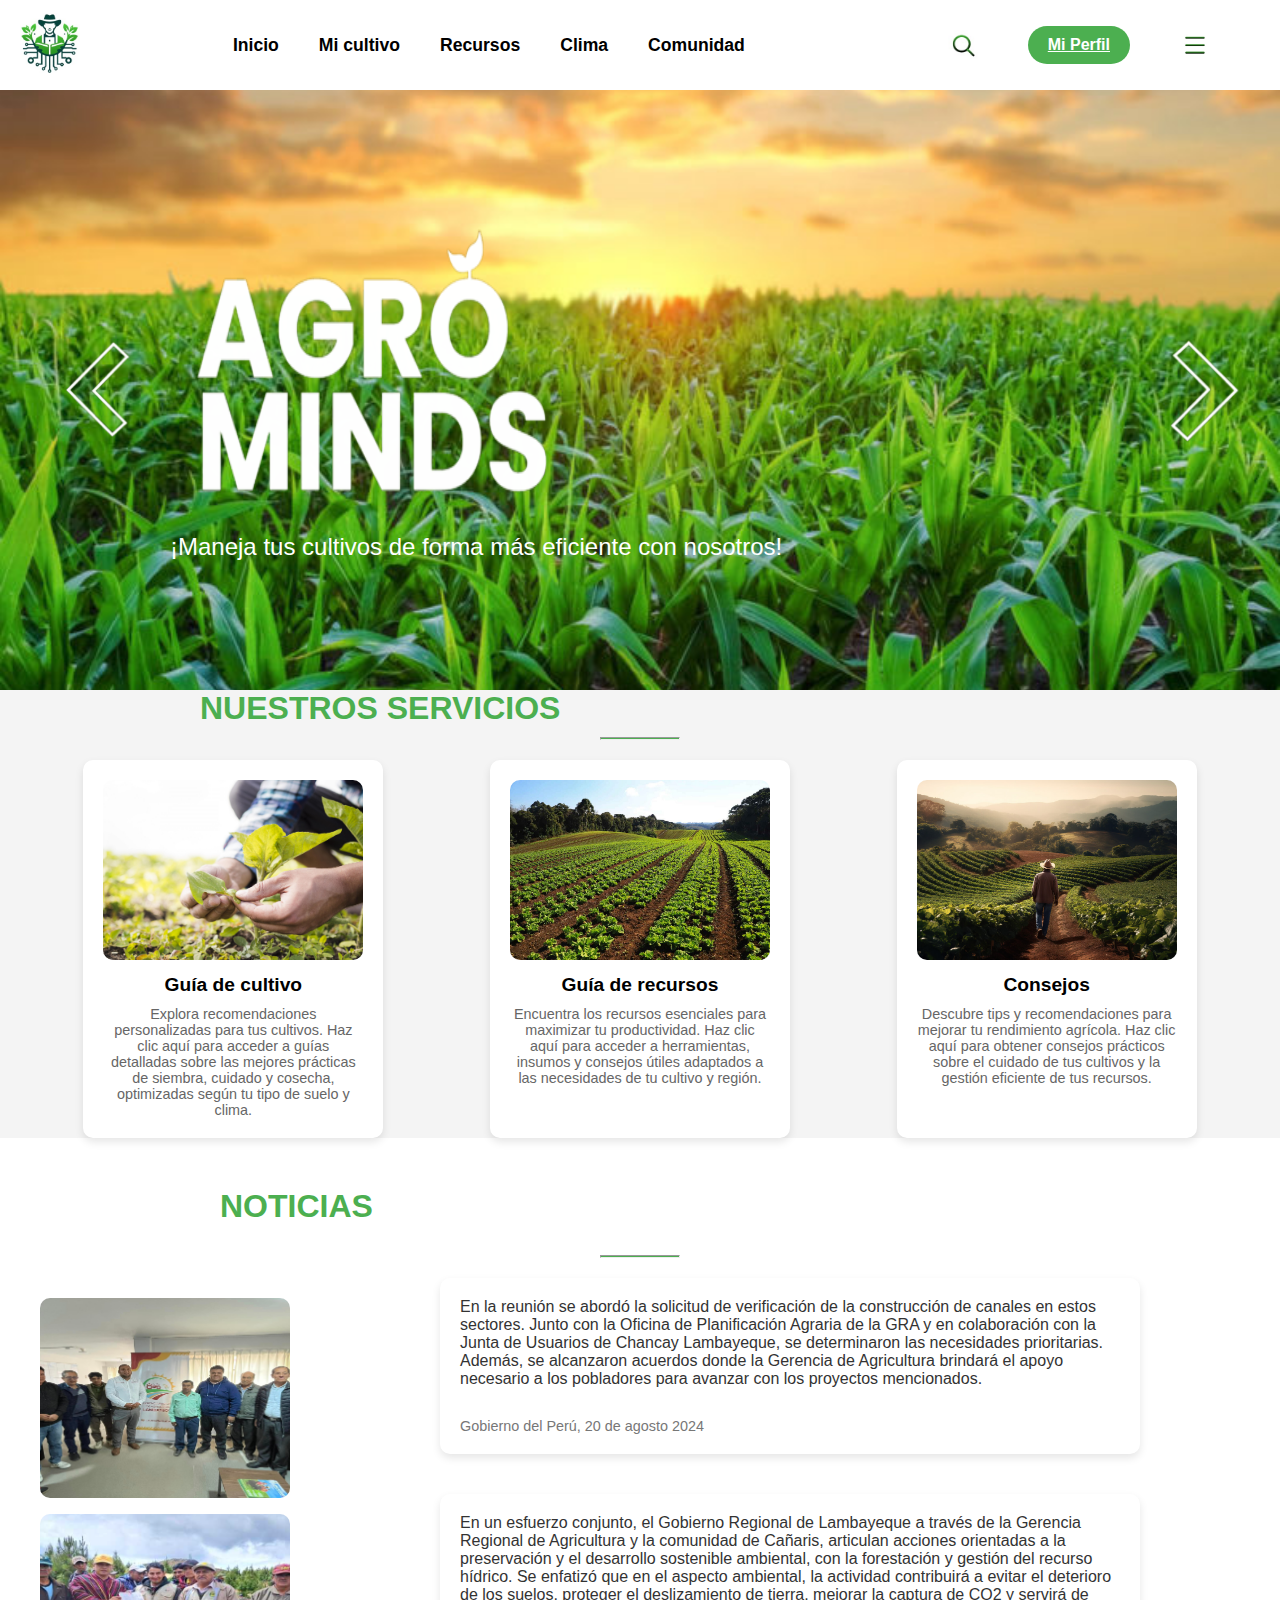
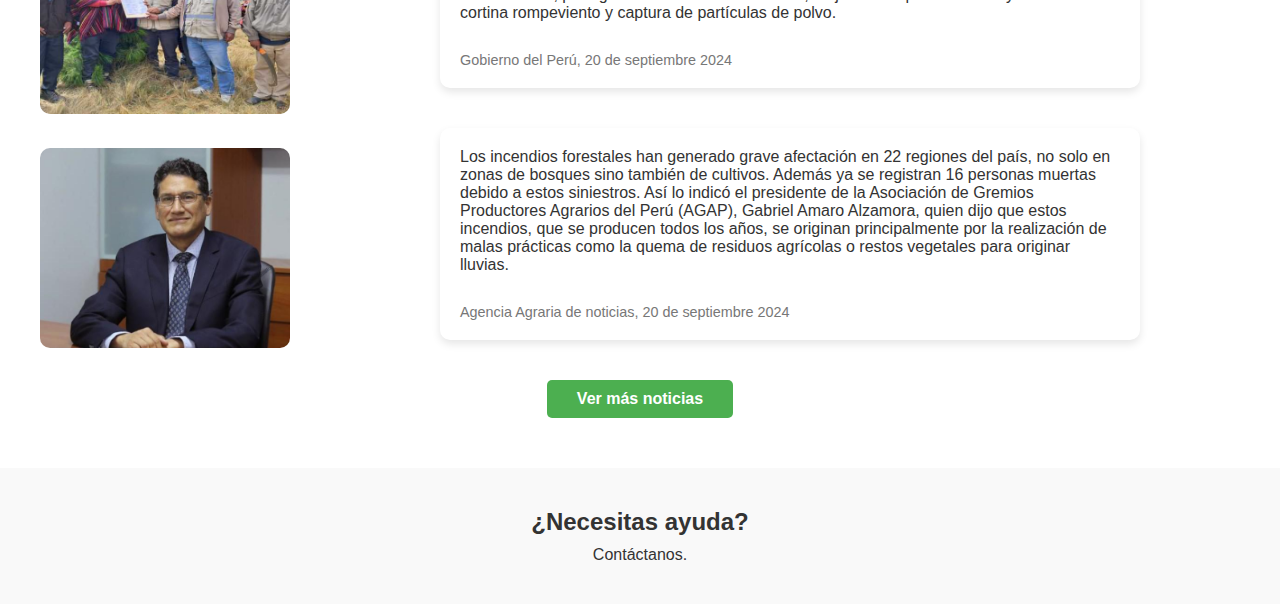
<file: index.html>
<!DOCTYPE html>
<html>
  <head>
    <meta charset="utf-8" />
    <meta name="viewport" content="width=device-width" />
    <title>AgroMinds Landing Page</title>
    <link href="servicios.css" rel="stylesheet" type="text/css" />
  </head>

  <body>
    <!--Menu horizontal--><!--HOLIS-->
    <div id="navbar-container"></div>
    <section class="adn-upc-section-servicios">
      <div class="left-content">
        <div class="arrow-left">
          <img
            src="IMG/flechaizquierda.png"
            alt="Left Arrow"
            class="arrow-icon"
          />
        </div>
        <div class="content-adn-servicios">
          <a href="#" class="logo">
            <img
              height="60"
              width="60"
              src="IMG/tituloagro.png"
              alt="AgroMinds Titulo"
            />
          </a>
          <p class="subtitle">
            ¡Maneja tus cultivos de forma más eficiente con nosotros!
          </p>
        </div>
      </div>
      <div class="arrow-right">
        <img src="IMG/felchaderecha.png" alt="Right Arrow" class="arrow-icon" />
      </div>
    </section>
    <!-- Sección Servicios -->
    <section id="services" class="services-section">
      <h2>NUESTROS SERVICIOS</h2>
      <hr class="section-line" />
      <div class="services-container">
        <div class="service-card">
          <img src="IMG/imagen1.png" alt="Guía de cultivo" />
          <h3>Guía de cultivo</h3>
          <p>
            Explora recomendaciones personalizadas para tus cultivos. Haz clic
            aquí para acceder a guías detalladas sobre las mejores prácticas de
            siembra, cuidado y cosecha, optimizadas según tu tipo de suelo y
            clima.
          </p>
        </div>
        <div class="service-card">
          <img src="IMG/imagen2.png" alt="Guía de recursos" />
          <h3>Guía de recursos</h3>
          <p>
            Encuentra los recursos esenciales para maximizar tu productividad.
            Haz clic aquí para acceder a herramientas, insumos y consejos útiles
            adaptados a las necesidades de tu cultivo y región.
          </p>
        </div>
        <div class="service-card">
          <img src="IMG/imagen3.png" alt="Consejos" />
          <h3>Consejos</h3>
          <p>
            Descubre tips y recomendaciones para mejorar tu rendimiento
            agrícola. Haz clic aquí para obtener consejos prácticos sobre el
            cuidado de tus cultivos y la gestión eficiente de tus recursos.
          </p>
        </div>
      </div>
    </section>

    <!-- Sección Noticias -->
    <section id="news" class="news-section">
      <h2>NOTICIAS</h2>
      <hr class="section-line" />
      <div class="news-container">
        <div class="news-card news-row">
          <img src="IMG/noticia1.png" alt="Noticia 1" />
          <p>
            En la reunión se abordó la solicitud de verificación de la
            construcción de canales en estos sectores. Junto con la Oficina de
            Planificación Agraria de la GRA y en colaboración con la Junta de
            Usuarios de Chancay Lambayeque, se determinaron las necesidades
            prioritarias. Además, se alcanzaron acuerdos donde la Gerencia de
            Agricultura brindará el apoyo necesario a los pobladores para
            avanzar con los proyectos mencionados.
          </p>
          <p class="news-date">Gobierno del Perú, 20 de agosto 2024</p>
        </div>
        <div class="news-card news-row">
          <p>
            En un esfuerzo conjunto, el Gobierno Regional de Lambayeque a través
            de la Gerencia Regional de Agricultura y la comunidad de Cañaris,
            articulan acciones orientadas a la preservación y el desarrollo
            sostenible ambiental, con la forestación y gestión del recurso
            hídrico. Se enfatizó que en el aspecto ambiental, la actividad
            contribuirá a evitar el deterioro de los suelos, proteger el
            deslizamiento de tierra, mejorar la captura de CO2 y servirá de
            cortina rompeviento y captura de partículas de polvo.
          </p>
          <img src="IMG/noticia2.png" alt="Noticia 2" />
          <p class="news-date">Gobierno del Perú, 20 de septiembre 2024</p>
        </div>
        <div class="news-card news-row">
          <img src="IMG/noticia3.png" alt="Noticia 3" />
          <p>
            Los incendios forestales han generado grave afectación en 22
            regiones del país, no solo en zonas de bosques sino también de
            cultivos. Además ya se registran 16 personas muertas debido a estos
            siniestros. Así lo indicó el presidente de la Asociación de Gremios
            Productores Agrarios del Perú (AGAP), Gabriel Amaro Alzamora, quien
            dijo que estos incendios, que se producen todos los años, se
            originan principalmente por la realización de malas prácticas como
            la quema de residuos agrícolas o restos vegetales para originar
            lluvias.
          </p>
          <p class="news-date">
            Agencia Agraria de noticias, 20 de septiembre 2024
          </p>
        </div>
      </div>
      <button class="btn-view-more">Ver más noticias</button>
    </section>

    <!-- Necesitas aiuda -->
    <section id="contact" class="contact-section">
      <h2>¿Necesitas ayuda?</h2>
      <p>Contáctanos.</p>
    </section>
    <script>
      // Load the navigation bar
      fetch("menu.html")
        .then((response) => response.text())
        .then((data) => {
          document.getElementById("navbar-container").innerHTML = data;
          // Add event listeners for the menu toggle after loading
          const menuToggle = document.getElementById("menuToggle");
          const verticalMenu = document.getElementById("verticalMenu");

          menuToggle.addEventListener("click", () => {
            verticalMenu.style.display =
              verticalMenu.style.display === "block" ? "none" : "block";
          });
        })
        .catch((error) => console.error("Error loading navbar:", error));
    </script>
  </body>
</html>
</file>
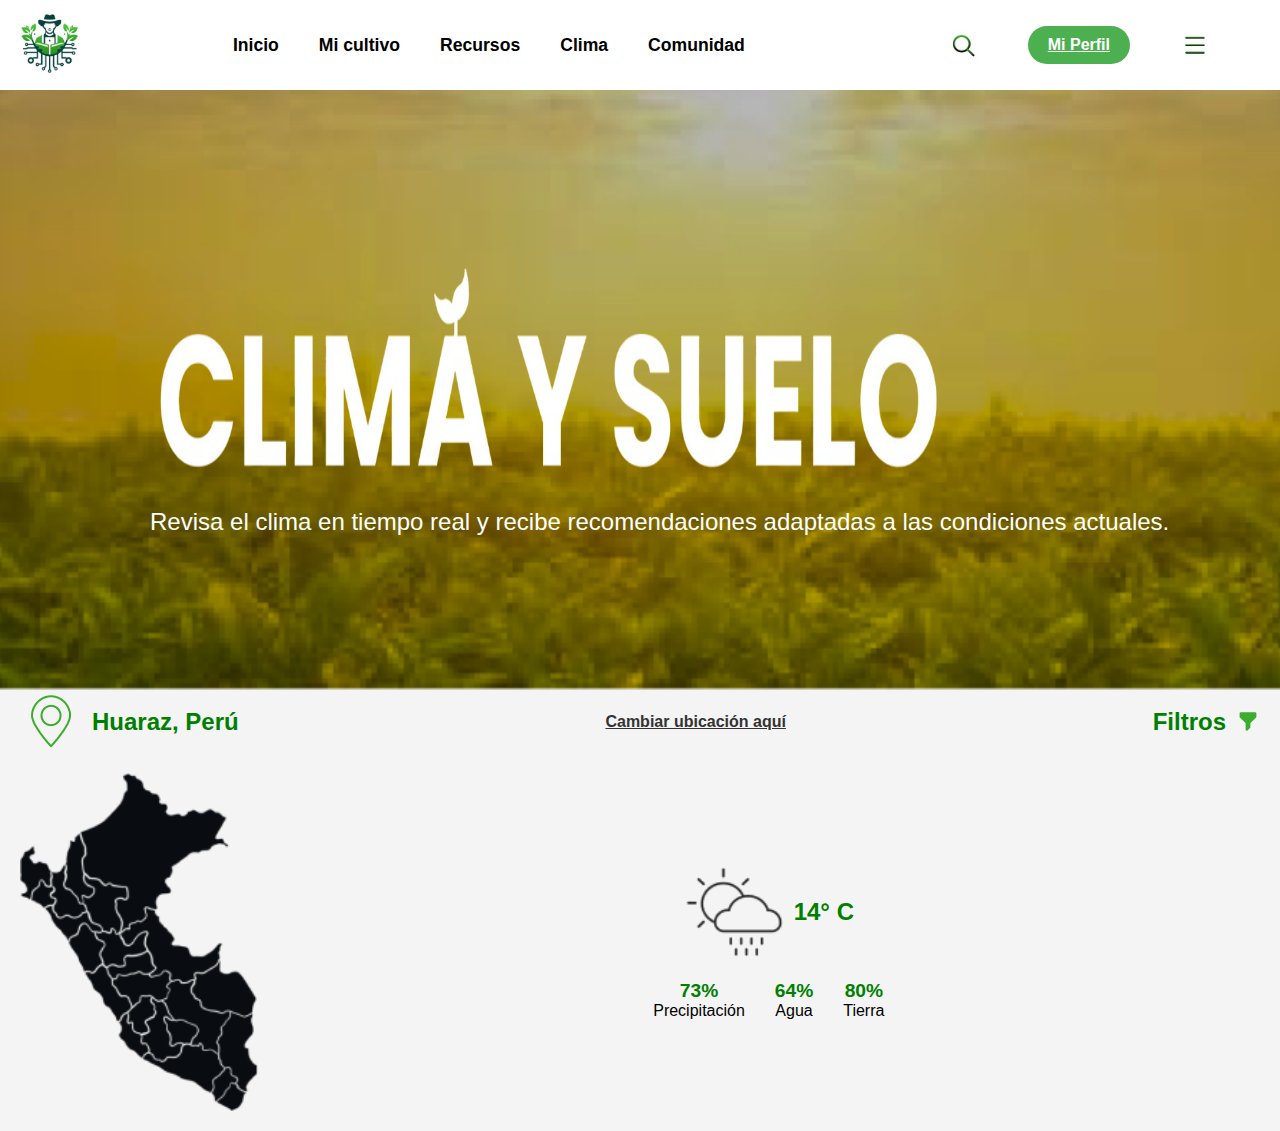
<file: clima.html>
<!DOCTYPE html>
<html>
  <head>
    <meta charset="utf-8" />
    <meta name="viewport" content="width=device-width" />
    <title>AgroMinds Landing Page</title>
    <link href="clima.css" rel="stylesheet" type="text/css" />
  </head>

  <body>
    <!--Menu-->
    <div id="navbar-container"></div>
    <section class="adn-upc-section-clima">
      <div class="content-adn-clima">
        <a href="#" class="logo">
          <img
            height="60"
            width="60"
            src="IMG/climatitulo.png"
            alt="AgroMinds Titulo"
          />
        </a>
        <p class="subtitle">
          Revisa el clima en tiempo real y recibe recomendaciones adaptadas a
          las condiciones actuales.
        </p>
      </div>
    </section>
    <section class="contenedor">
      <div class="section-inline">
        <div class="left-group">
          <img src="IMG/señal.png" alt="Imagen1" />
          <span class="text-green-large">Huaraz, Perú</span>
        </div>
        <span class="text-bold-underline">Cambiar ubicación aquí</span>
        <div class="right-group">
          <span class="text-green-large">Filtros</span>
          <img src="IMG/filtro.png" alt="Imagen2" />
        </div>
      </div>
    </section>

    <div class="container">
      <img src="IMG/mapa.png" alt="Mapa" class="mapa" />
      <section class="clima-section">
        <div class="clima-row">
          <img src="IMG/clima.png" alt="Clima" class="clima" />
          <div class="temperatura" style="color: green">14° C</div>
        </div>
        <div class="info-row">
          <div class="info-item">
            <div class="info-value">73%</div>
            <div class="info-label">Precipitación</div>
          </div>
          <div class="info-item">
            <div class="info-value">64%</div>
            <div class="info-label">Agua</div>
          </div>
          <div class="info-item">
            <div class="info-value">80%</div>
            <div class="info-label">Tierra</div>
          </div>
        </div>
      </section>
    </div>
  </body>
  <script>
    // Load the navigation bar
    fetch("menu.html")
      .then((response) => response.text())
      .then((data) => {
        document.getElementById("navbar-container").innerHTML = data;
        // Add event listeners for the menu toggle after loading
        const menuToggle = document.getElementById("menuToggle");
        const verticalMenu = document.getElementById("verticalMenu");

        menuToggle.addEventListener("click", () => {
          verticalMenu.style.display =
            verticalMenu.style.display === "block" ? "none" : "block";
        });
      })
      .catch((error) => console.error("Error loading navbar:", error));
  </script>
</html>
</file>
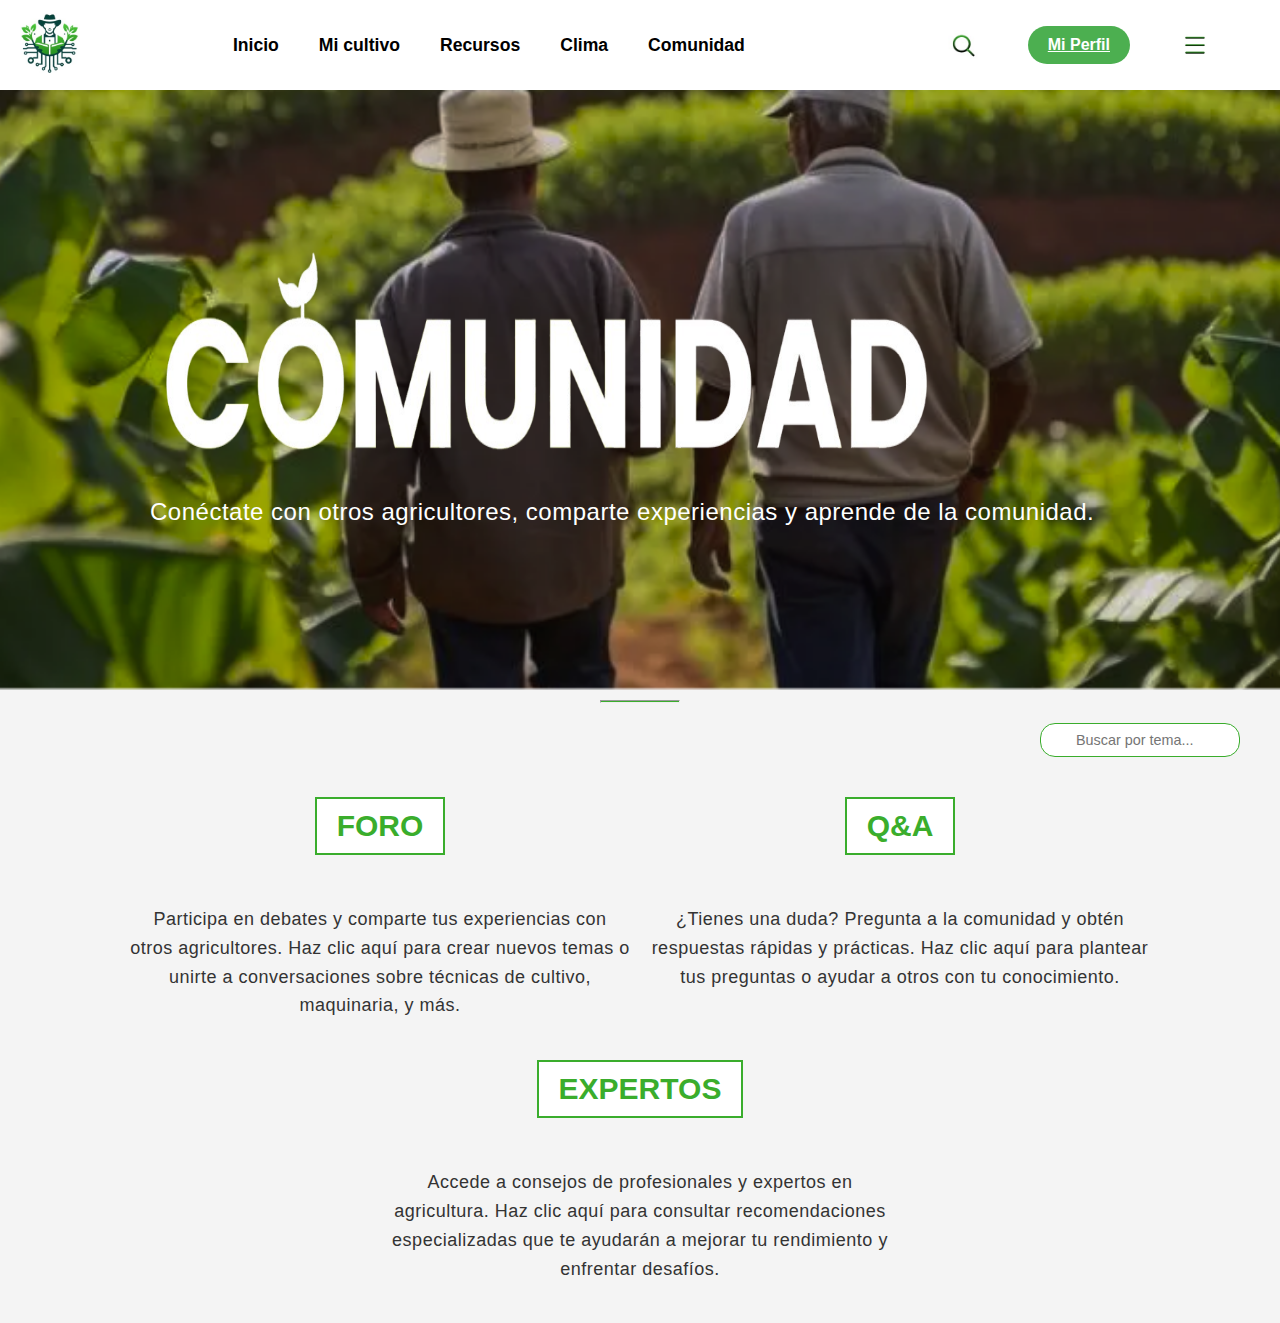
<file: comunidad.html>
<!DOCTYPE html>
<html>
  <head>
    <meta charset="utf-8" />
    <meta name="viewport" content="width=device-width" />
    <title>AgroMinds Landing Page</title>
    <link href="comunidad.css" rel="stylesheet" type="text/css" />
  </head>

  <body>
    <!--Menu horizontal-->
    <div id="navbar-container"></div>
    <section class="adn-upc-section-comunidad">
      <div class="content-adn-comunidad">
        <a href="#" class="logo">
          <img
            height="60"
            width="60"
            src="IMG/comunidadtitulo.png"
            alt="AgroMinds Titulo"
          />
        </a>
        <p class="subtitle">
          Conéctate con otros agricultores, comparte experiencias y aprende de
          la comunidad.
        </p>
      </div>
    </section>
    <section id="search-section" class="search-section">
      <hr class="section-line" />
      <div class="section-header">
        <input
          type="text"
          placeholder="Buscar por tema..."
          class="search-bar"
        />
      </div>
    </section>
    <section class="button-text-section">
      <div class="button-text-container">
        <div class="button-text-item">
          <button class="custom-button">FORO</button>
          <p>
            Participa en debates y comparte tus experiencias con otros
            agricultores. Haz clic aquí para crear nuevos temas o unirte a
            conversaciones sobre técnicas de cultivo, maquinaria, y más.
          </p>
        </div>
        <div class="button-text-item">
          <button class="custom-button">Q&A</button>
          <p>
            ¿Tienes una duda? Pregunta a la comunidad y obtén respuestas rápidas
            y prácticas. Haz clic aquí para plantear tus preguntas o ayudar a
            otros con tu conocimiento.
          </p>
        </div>
        <div class="button-text-item">
          <button class="custom-button">EXPERTOS</button>
          <p>
            Accede a consejos de profesionales y expertos en agricultura. Haz
            clic aquí para consultar recomendaciones especializadas que te
            ayudarán a mejorar tu rendimiento y enfrentar desafíos.
          </p>
        </div>
      </div>
    </section>
  </body>
  <script>
    // Load the navigation bar
    fetch("menu.html")
      .then((response) => response.text())
      .then((data) => {
        document.getElementById("navbar-container").innerHTML = data;
        // Add event listeners for the menu toggle after loading
        const menuToggle = document.getElementById("menuToggle");
        const verticalMenu = document.getElementById("verticalMenu");

        menuToggle.addEventListener("click", () => {
          verticalMenu.style.display =
            verticalMenu.style.display === "block" ? "none" : "block";
        });
      })
      .catch((error) => console.error("Error loading navbar:", error));
  </script>
</html>
</file>
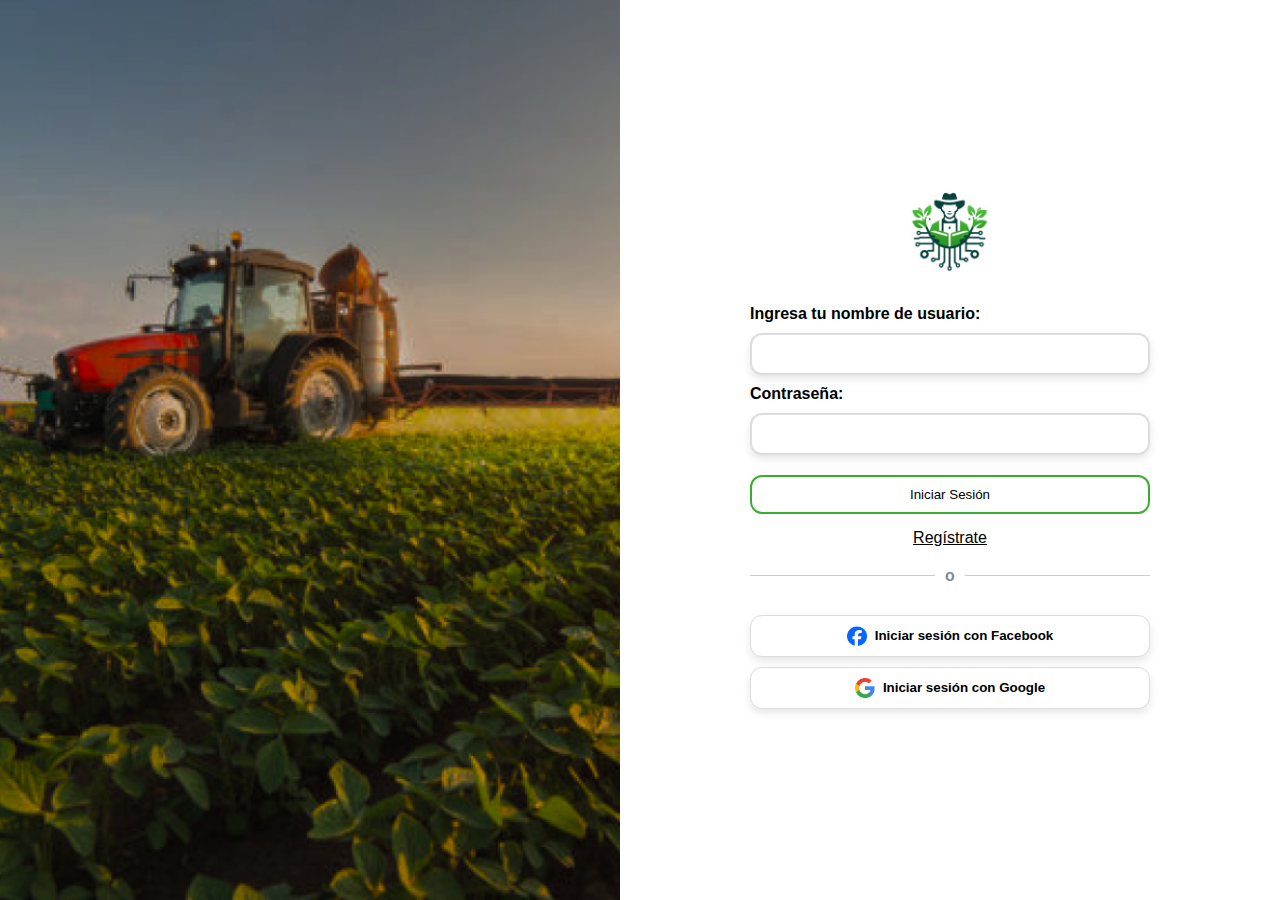
<file: cuenta.html>
<!DOCTYPE html>
<html lang="en">
  <head>
    <meta charset="UTF-8" />
    <meta name="viewport" content="width=device-width, initial-scale=1.0" />
    <meta http-equiv="X-UA-Compatible" content="ie=edge" />
    <title>HTML + CSS</title>
    <link rel="stylesheet" href="cuenta.css" />
  </head>
  <body>
    <div class="container">
      <!-- Sección de la imagen -->
      <div class="image-section">
        <img src="IMG/Inicio.png" alt="Imagen inicial" />
      </div>

      <!-- Sección del formulario -->
      <div class="form-section">
        <form>
          <!-- Logo centrado arriba -->
          <div class="logo">
            <img src="IMG/logo.jpg" alt="Logo" />
          </div>

          <!-- Campos de usuario y contraseña -->
          <label for="username">Ingresa tu nombre de usuario:</label>
          <input type="text" id="username" name="username" required />

          <label for="password">Contraseña:</label>
          <input type="password" id="password" name="password" required />

          <!-- Botón de inicio de sesión -->
          <button type="button" onclick="login()">Iniciar Sesión</button>

          <!-- Enlace para registrarse -->
          <p class="register-link"><a href="#">Regístrate</a></p>

          <!-- Línea divisoria decorativa -->
          <div class="divider">
            <span></span>
            <p>o</p>
            <span></span>
          </div>

          <!-- Botones para inicio de sesión con redes sociales -->
          <button class="social-button facebook">
            <img src="IMG/Facebook.png" alt="Facebook" class="icon" /> Iniciar
            sesión con Facebook
          </button>
          <button class="social-button google">
            <img src="IMG/Google.png" alt="Google" class="icon" /> Iniciar
            sesión con Google
          </button>
        </form>
      </div>
    </div>
    <script>
      function login() {
        const username = document.getElementById("username").value;
        const password = document.getElementById("password").value;

        const validUsername = "admin";
        const validPassword = "admin";

        if (username === validUsername && password === validPassword) {
          window.location.href = "servicios.html";
        } else {
          alert("Credenciales incorrectas. Inténtalo de nuevo.");
        }
      }
    </script>
  </body>
</html>
</file>
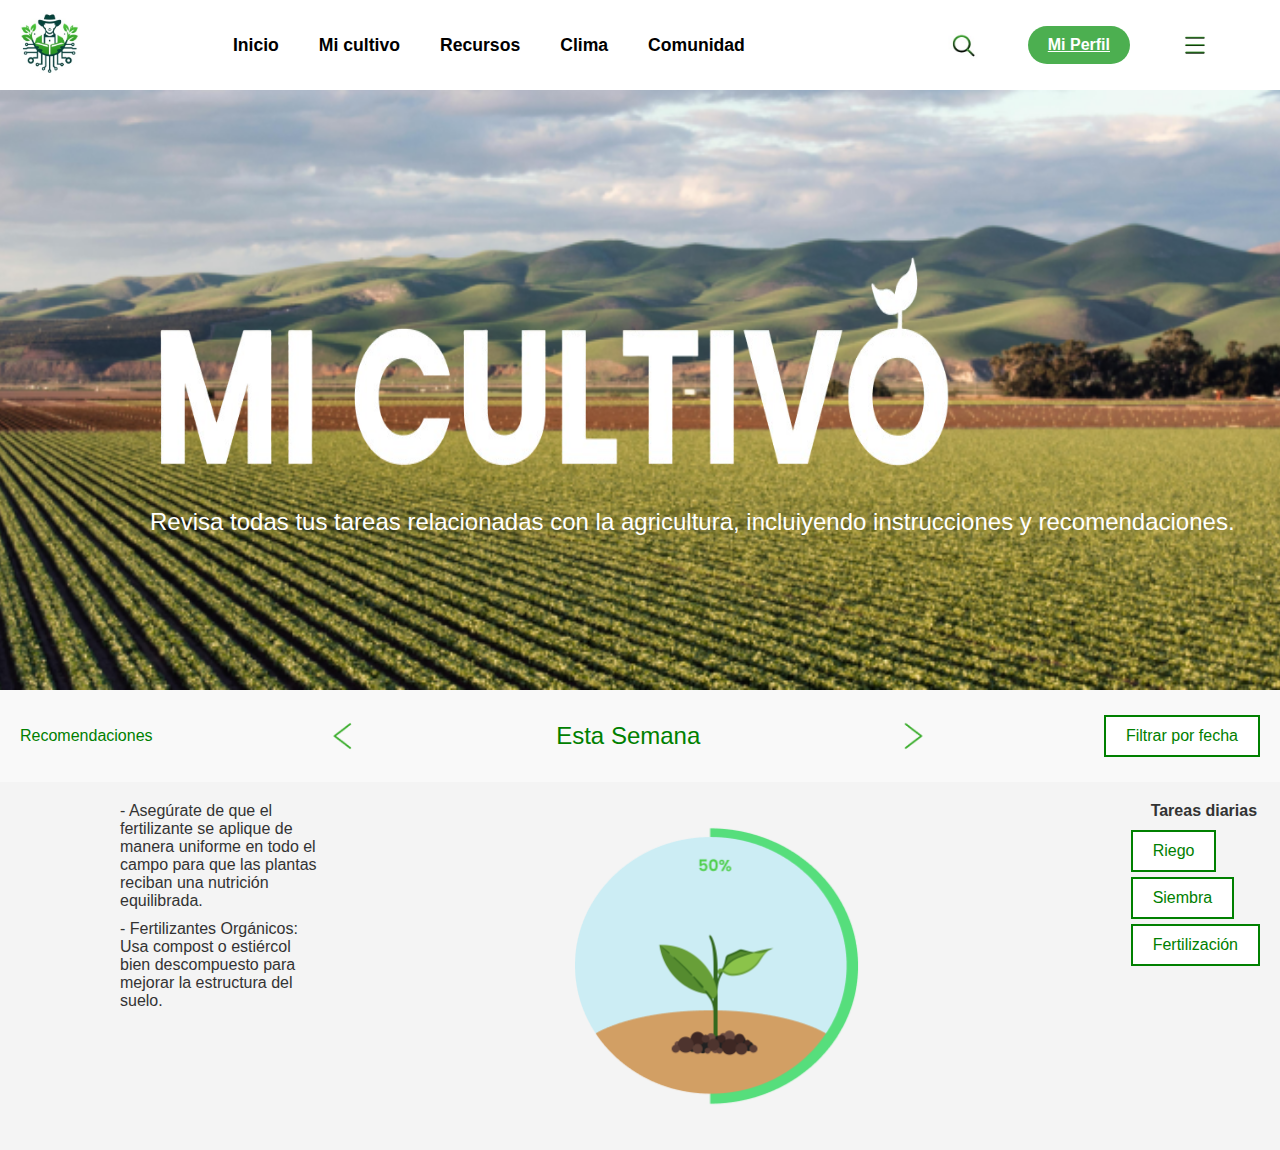
<file: cultivo.html>
<!DOCTYPE html>
<html>
  <head>
    <meta charset="utf-8" />
    <meta name="viewport" content="width=device-width" />
    <title>AgroMinds Landing Page</title>
    <link href="cultivo.css" rel="stylesheet" type="text/css" />
  </head>

  <body>
    <!--Menu-->
    <div id="navbar-container"></div>
    <!--Imagen Grande-->
    <section class="adn-upc-section-cultivo">
      <div class="content-adn-cultivo">
        <a href="#" class="logo">
          <img
            height="60"
            width="60"
            src="IMG/micultivotitulo.png"
            alt="AgroMinds Titulo"
          />
        </a>
        <p class="subtitle">
          Revisa todas tus tareas relacionadas con la agricultura, incluiyendo
          instrucciones y recomendaciones.
        </p>
      </div>
    </section>
    <section class="recomendaciones-section">
      <span class="recomendaciones-text">Recomendaciones</span>
      <img src="IMG/flechita.png" alt="Imagen 1" class="imagen" />
      <span class="esta-semana-text">Esta Semana</span>
      <img src="IMG/flechita2.png" alt="Imagen 2" class="imagen" />
      <button class="boton">Filtrar por fecha</button>
    </section>
    <section class="tareas-section">
      <div>
        <div class="texto-grande">
          - Asegúrate de que el fertilizante se aplique de manera uniforme en
          todo el campo para que las plantas reciban una nutrición equilibrada.
        </div>
        <div class="texto-grande">
          - Fertilizantes Orgánicos: Usa compost o estiércol bien descompuesto
          para mejorar la estructura del suelo.
        </div>
      </div>
      <img src="IMG/Planta.png" alt="Imagen" class="planta" />
      <div>
        <div class="tareas-texto">Tareas diarias</div>
        <button class="boton">Riego</button>
        <button class="boton">Siembra</button>
        <button class="boton">Fertilización</button>
      </div>
    </section>
    <script>
      // Load the navigation bar
      fetch("menu.html")
        .then((response) => response.text())
        .then((data) => {
          document.getElementById("navbar-container").innerHTML = data;
          // Add event listeners for the menu toggle after loading
          const menuToggle = document.getElementById("menuToggle");
          const verticalMenu = document.getElementById("verticalMenu");

          menuToggle.addEventListener("click", () => {
            verticalMenu.style.display =
              verticalMenu.style.display === "block" ? "none" : "block";
          });
        })
        .catch((error) => console.error("Error loading navbar:", error));
    </script>
  </body>
</html>
</file>
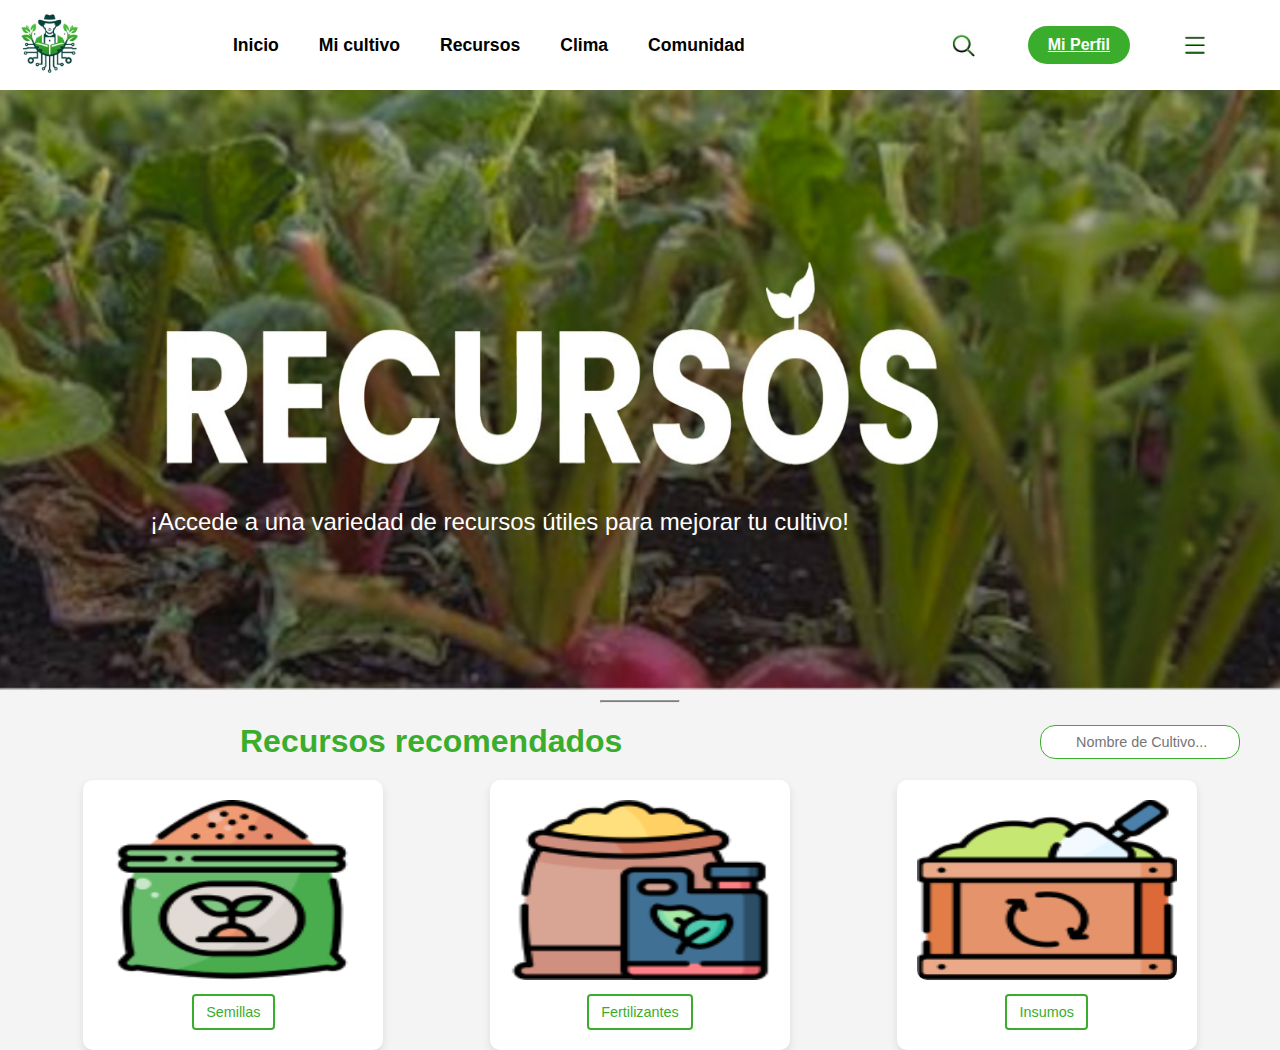
<file: recursos.html>
<!DOCTYPE html>
<html>
  <head>
    <meta charset="utf-8" />
    <meta name="viewport" content="width=device-width" />
    <title>AgroMinds Landing Page</title>
    <link href="recursos.css" rel="stylesheet" type="text/css" />
  </head>

  <body>
    <!--Menu-->
    <div id="navbar-container"></div>
    <!--Imagen Grande-->
    <section class="adn-upc-section-recursos">
      <div class="content-adn-recursos">
        <a href="#" class="logo">
          <img
            height="60"
            width="60"
            src="IMG/recursostitulo.png"
            alt="AgroMinds Titulo"
          />
        </a>
        <p class="subtitle">
          ¡Accede a una variedad de recursos útiles para mejorar tu cultivo!
        </p>
      </div>
    </section>
    <section id="recommended-resources" class="recommended-section">
      <hr class="section-line" />
      <div class="section-header">
        <h2>Recursos recomendados</h2>
        <input
          type="text"
          placeholder="Nombre de Cultivo..."
          class="search-bar"
        />
      </div>
      <div class="images-container">
        <div class="image-card">
          <img src="IMG/semillas.png" alt="Recurso 1" />
          <button>Semillas</button>
        </div>
        <div class="image-card">
          <img src="IMG/fertilizantes.png" alt="Recurso 2" />
          <button>Fertilizantes</button>
        </div>
        <div class="image-card">
          <img src="IMG/insumos.png" alt="Recurso 3" />
          <button>Insumos</button>
        </div>
      </div>
    </section>
    <script>
      // Load the navigation bar
      fetch("menu.html")
        .then((response) => response.text())
        .then((data) => {
          document.getElementById("navbar-container").innerHTML = data;
          // Add event listeners for the menu toggle after loading
          const menuToggle = document.getElementById("menuToggle");
          const verticalMenu = document.getElementById("verticalMenu");

          menuToggle.addEventListener("click", () => {
            verticalMenu.style.display =
              verticalMenu.style.display === "block" ? "none" : "block";
          });
        })
        .catch((error) => console.error("Error loading navbar:", error));
    </script>
  </body>
</html>
</file>
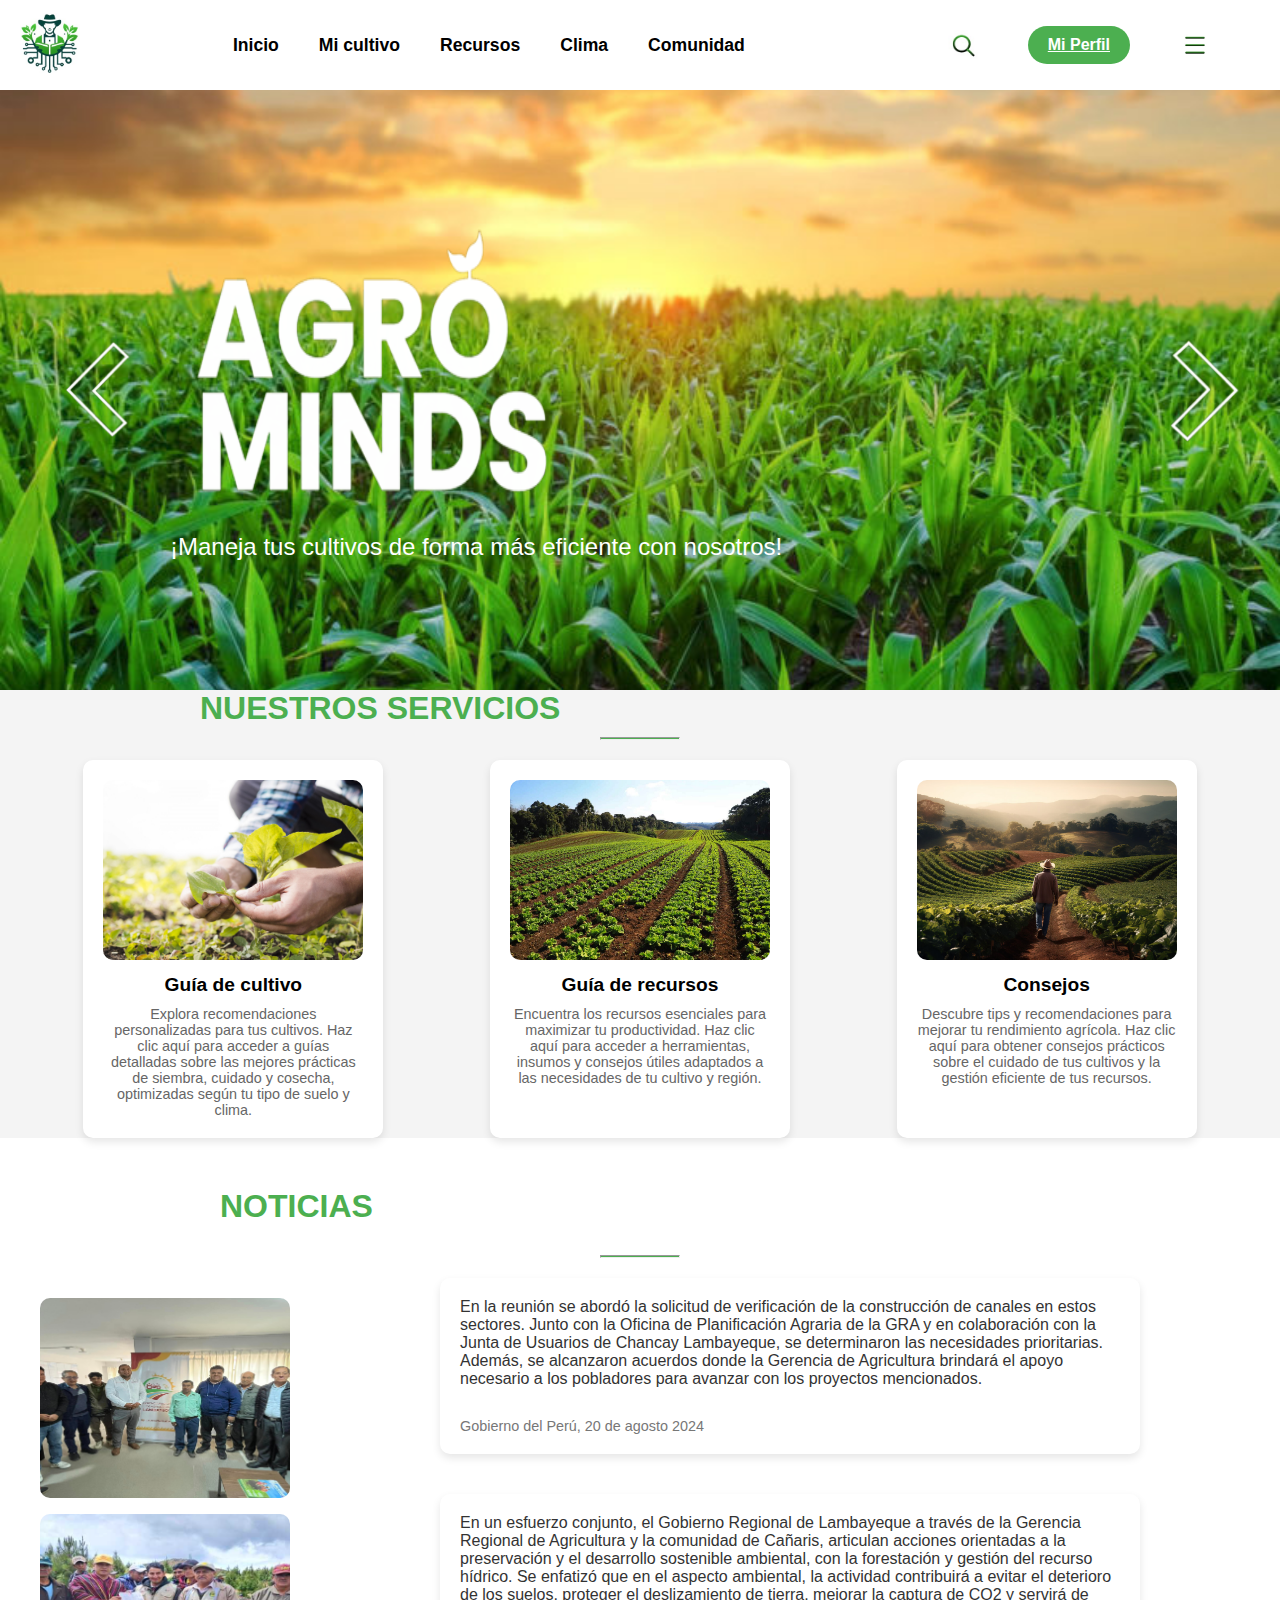
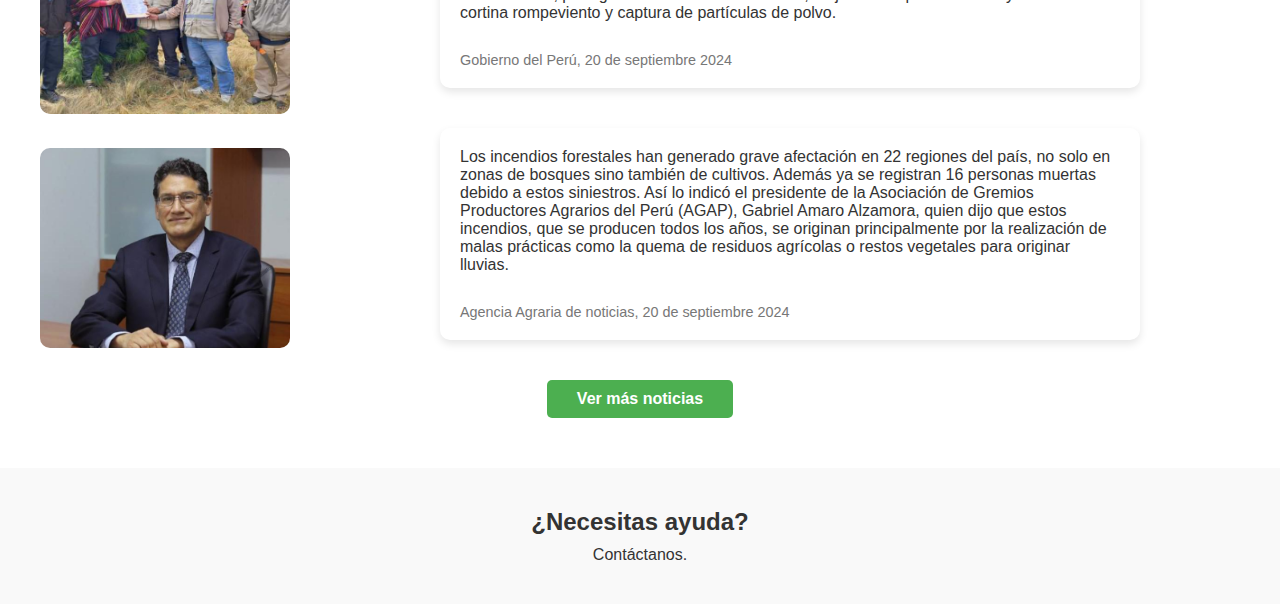
<file: servicios.html>
<!DOCTYPE html>
<html>
  <head>
    <meta charset="utf-8" />
    <meta name="viewport" content="width=device-width" />
    <title>AgroMinds Landing Page</title>
    <link href="servicios.css" rel="stylesheet" type="text/css" />
  </head>

  <body>
    <!--Menu horizontal-->
    <div id="navbar-container"></div>
    <section class="adn-upc-section-servicios">
      <div class="left-content">
        <div class="arrow-left">
          <img
            src="IMG/flechaizquierda.png"
            alt="Left Arrow"
            class="arrow-icon"
          />
        </div>
        <div class="content-adn-servicios">
          <a href="#" class="logo">
            <img
              height="60"
              width="60"
              src="IMG/tituloagro.png"
              alt="AgroMinds Titulo"
            />
          </a>
          <p class="subtitle">
            ¡Maneja tus cultivos de forma más eficiente con nosotros!
          </p>
        </div>
      </div>
      <div class="arrow-right">
        <img src="IMG/felchaderecha.png" alt="Right Arrow" class="arrow-icon" />
      </div>
    </section>
    <!-- Sección Servicios -->
    <section id="services" class="services-section">
      <h2>NUESTROS SERVICIOS</h2>
      <hr class="section-line" />
      <div class="services-container">
        <div class="service-card">
          <img src="IMG/imagen1.png" alt="Guía de cultivo" />
          <h3>Guía de cultivo</h3>
          <p>
            Explora recomendaciones personalizadas para tus cultivos. Haz clic
            aquí para acceder a guías detalladas sobre las mejores prácticas de
            siembra, cuidado y cosecha, optimizadas según tu tipo de suelo y
            clima.
          </p>
        </div>
        <div class="service-card">
          <img src="IMG/imagen2.png" alt="Guía de recursos" />
          <h3>Guía de recursos</h3>
          <p>
            Encuentra los recursos esenciales para maximizar tu productividad.
            Haz clic aquí para acceder a herramientas, insumos y consejos útiles
            adaptados a las necesidades de tu cultivo y región.
          </p>
        </div>
        <div class="service-card">
          <img src="IMG/imagen3.png" alt="Consejos" />
          <h3>Consejos</h3>
          <p>
            Descubre tips y recomendaciones para mejorar tu rendimiento
            agrícola. Haz clic aquí para obtener consejos prácticos sobre el
            cuidado de tus cultivos y la gestión eficiente de tus recursos.
          </p>
        </div>
      </div>
    </section>

    <!-- Sección Noticias -->
    <section id="news" class="news-section">
      <h2>NOTICIAS</h2>
      <hr class="section-line" />
      <div class="news-container">
        <div class="news-card news-row">
          <img src="IMG/noticia1.png" alt="Noticia 1" />
          <p>
            En la reunión se abordó la solicitud de verificación de la
            construcción de canales en estos sectores. Junto con la Oficina de
            Planificación Agraria de la GRA y en colaboración con la Junta de
            Usuarios de Chancay Lambayeque, se determinaron las necesidades
            prioritarias. Además, se alcanzaron acuerdos donde la Gerencia de
            Agricultura brindará el apoyo necesario a los pobladores para
            avanzar con los proyectos mencionados.
          </p>
          <p class="news-date">Gobierno del Perú, 20 de agosto 2024</p>
        </div>
        <div class="news-card news-row">
          <p>
            En un esfuerzo conjunto, el Gobierno Regional de Lambayeque a través
            de la Gerencia Regional de Agricultura y la comunidad de Cañaris,
            articulan acciones orientadas a la preservación y el desarrollo
            sostenible ambiental, con la forestación y gestión del recurso
            hídrico. Se enfatizó que en el aspecto ambiental, la actividad
            contribuirá a evitar el deterioro de los suelos, proteger el
            deslizamiento de tierra, mejorar la captura de CO2 y servirá de
            cortina rompeviento y captura de partículas de polvo.
          </p>
          <img src="IMG/noticia2.png" alt="Noticia 2" />
          <p class="news-date">Gobierno del Perú, 20 de septiembre 2024</p>
        </div>
        <div class="news-card news-row">
          <img src="IMG/noticia3.png" alt="Noticia 3" />
          <p>
            Los incendios forestales han generado grave afectación en 22
            regiones del país, no solo en zonas de bosques sino también de
            cultivos. Además ya se registran 16 personas muertas debido a estos
            siniestros. Así lo indicó el presidente de la Asociación de Gremios
            Productores Agrarios del Perú (AGAP), Gabriel Amaro Alzamora, quien
            dijo que estos incendios, que se producen todos los años, se
            originan principalmente por la realización de malas prácticas como
            la quema de residuos agrícolas o restos vegetales para originar
            lluvias.
          </p>
          <p class="news-date">
            Agencia Agraria de noticias, 20 de septiembre 2024
          </p>
        </div>
      </div>
      <button class="btn-view-more">Ver más noticias</button>
    </section>

    <!-- Necesitas aiuda -->
    <section id="contact" class="contact-section">
      <h2>¿Necesitas ayuda?</h2>
      <p>Contáctanos.</p>
    </section>
    <script>
      // Load the navigation bar
      fetch("menu.html")
        .then((response) => response.text())
        .then((data) => {
          document.getElementById("navbar-container").innerHTML = data;
          // Add event listeners for the menu toggle after loading
          const menuToggle = document.getElementById("menuToggle");
          const verticalMenu = document.getElementById("verticalMenu");

          menuToggle.addEventListener("click", () => {
            verticalMenu.style.display =
              verticalMenu.style.display === "block" ? "none" : "block";
          });
        })
        .catch((error) => console.error("Error loading navbar:", error));
    </script>
  </body>
</html>
</file>
<file: servicios.css>
/* Estilo general de la página */
* {
  margin: 0;
  padding: 0;
  box-sizing: border-box; /* Hace que el tamaño de los elementos incluya padding y border */
}

body {
  font-family: Arial, sans-serif;
  color: #333;
  background-color: #f4f4f4;
}

/* Sección Adn-Upc */
.adn-upc-section-servicios {
  position: relative; /* Posicionamiento relativo para elementos hijos */
  background-image: url("IMG/fondo1.png"); /* Imagen de fondo */
  background-size: cover; /* Cubre todo el área disponible */
  background-position: center; /* Centra la imagen de fondo */
  height: 600px;
  color: white; /* Color del texto */
  display: flex; /* Flexbox para el contenido */
  align-items: center; /* Alinea verticalmente el contenido */
}

.left-content {
  display: flex;
  align-items: center;
  gap: 20px; /* Espacio entre los elementos */
  position: absolute; /* Elemento posicionado absolutamente */
  left: 20px; /* Posición desde la izquierda */
}

.content-adn-servicios {
  display: flex;
  flex-direction: column; /* Organiza elementos en columna */
  align-items: flex-start; /* Alinea al inicio */
  margin-left: 150px; /* Margen a la izquierda */
}

.content-adn-servicios .logo img {
  width: 400px; /* Ancho de la imagen */
  height: 300px; /* Altura de la imagen */
}

.subtitle {
  font-size: 1.5rem; /* Tamaño de fuente */
  margin-top: 10px; /* Margen superior */
}

/* Flechas de navegación */
.arrow-left {
  position: absolute; /* Posicionamiento absoluto */
  top: 50%; /* Centra verticalmente */
  transform: translateY(-50%); /* Ajusta el centrado */
  left: 20px; /* Posición desde la izquierda */
}

.arrow-right {
  position: absolute; /* Posicionamiento absoluto */
  top: 50%; /* Centra verticalmente */
  transform: translateY(-50%); /* Ajusta el centrado */
  right: 20px; /* Posición desde la derecha */
}

.arrow-icon {
  width: 120px; /* Ancho del icono */
  height: 120px; /* Altura del icono */
  cursor: pointer; /* Cambia el cursor al pasar el mouse */
  object-fit: contain; /* Asegura que la imagen se ajuste */
}

/* Sección de servicios */
.services-section h2,
.news-section h2 {
  color: #4caf50; /* Color del texto */
  font-size: 2rem; /* Tamaño de fuente */
  margin-bottom: 0; /* Sin margen inferior */
  margin-left: 200px; /* Margen a la izquierda */
  text-align: left; /* Alineación a la izquierda */
}

.section-line {
  width: 80px; /* Ancho de la línea */
  height: 3px; /* Altura de la línea */
  background-color: #4caf50; /* Color de la línea */
  margin: 10px auto 20px; /* Margen automático para centrar */
}

/* Estilo de los contenedores de servicios */
.services-container {
  display: flex; /* Flexbox para el contenido */
  justify-content: space-around; /* Espaciado entre elementos */
  gap: 20px; /* Espacio entre los elementos */
  padding: 0 40px; /* Padding lateral */
}

.service-card {
  background-color: white; /* Color de fondo de la tarjeta */
  border-radius: 10px; /* Bordes redondeados */
  box-shadow: 0px 4px 8px rgba(0, 0, 0, 0.1); /* Sombra */
  width: 300px; /* Ancho de la tarjeta */
  padding: 20px; /* Espaciado interno */
  text-align: center; /* Centra el texto */
}

.service-card img {
  width: 100%; /* Ancho completo */
  height: 180px; /* Altura de la imagen */
  object-fit: cover; /* Ajusta la imagen para cubrir */
  border-radius: 10px; /* Bordes redondeados */
}

.service-card h3 {
  color: black; /* Color del texto */
  font-size: 1.2rem; /* Tamaño de fuente */
  margin: 10px 0; /* Margen superior e inferior */
  font-weight: bold; /* Negrita para el texto */
}

.service-card p {
  color: #666; /* Color del texto */
  font-size: 0.9rem; /* Tamaño de fuente */
  margin-top: 10px; /* Margen superior */
}

/* Sección de noticias */
.news-section {
  padding: 50px 20px; /* Padding superior e inferior */
  background-color: #fff; /* Color de fondo */
  display: flex;
  flex-direction: column; /* Organiza en columna */
  align-items: center; /* Centra horizontalmente */
}

.news-section h2 {
  color: #4caf50; /* Color del texto */
  font-size: 2rem; /* Tamaño de fuente */
  margin-bottom: 20px; /* Margen inferior */
  margin-left: 400px; /* Margen a la izquierda */
  text-align: left; /* Alineación a la izquierda */
  width: 100%; /* Ancho completo */
}

.news-container {
  display: flex;
  flex-direction: column; /* Organiza en columna */
  gap: 20px; /* Espacio entre los elementos */
  width: 100%; /* Ancho completo */
  max-width: 1000px; /* Ancho máximo */
}

.news-card {
  background-color: white; /* Color de fondo de la tarjeta */
  border-radius: 10px; /* Bordes redondeados */
  box-shadow: 0px 4px 8px rgba(0, 0, 0, 0.1); /* Sombra */
  padding: 20px; /* Espaciado interno */
  display: flex; /* Flexbox para el contenido */
  flex-wrap: wrap; /* Permite que los elementos se ajusten */
  gap: 20px; /* Espacio entre los elementos */
  align-items: center; /* Centra verticalmente */
  margin-bottom: 20px; /* Margen inferior */
  margin-left: 300px; /* Margen a la izquierda */
  position: relative; /* Posiciona relativo */
}

.news-card img {
  width: 250px; /* Ancho de la imagen */
  height: 200px; /* Altura de la imagen */
  border-radius: 10px; /* Bordes redondeados */
  object-fit: cover; /* Ajusta la imagen para cubrir */
  position: absolute; /* Posicionamiento absoluto */
  left: -400px; /* Posición desde la izquierda */
  top: 20px; /* Posición desde la parte superior */
  z-index: 1; /* Asegura que esté por encima de otros elementos */
}

.news-text {
  flex: 1; /* Ocupa el espacio restante */
  padding-left: 140px; /* Padding a la izquierda */
}

.news-card .news-date {
  font-size: 0.9rem; /* Tamaño de fuente */
  color: #777; /* Color del texto */
  margin-top: 10px; /* Margen superior */
  text-align: right; /* Alineación a la derecha */
}

/* Botón "Ver más" */
.btn-view-more {
  background-color: #4caf50; /* Color de fondo */
  color: white; /* Color del texto */
  padding: 10px 30px; /* Espaciado interno */
  font-size: 1rem; /* Tamaño de fuente */
  font-weight: bold; /* Negrita para el texto */
  border: none; /* Sin borde */
  border-radius: 5px; /* Bordes redondeados */
  cursor: pointer; /* Cambia el cursor al pasar el mouse */
  margin-top: 20px; /* Margen superior */
}

.btn-view-more:hover {
  background-color: #45a049; /* Color de fondo al pasar el mouse */
}

/* Sección de pie de pagina */
.contact-section {
  padding: 40px; /* Padding interno */
  background-color: #f9f9f9; /* Color de fondo */
  text-align: center; /* Centra el texto */
}

.contact-section h2 {
  color: #333; /* Color del texto */
  font-size: 1.5rem; /* Tamaño de fuente */
  margin-bottom: 10px; /* Margen inferior */
}

/* Menu Horizontal*/
.topheader {
  background-color: white;
  display: flex;
  align-items: center; /* Alinea verticalmente los elementos */
  justify-content: space-between; /* Distribuye espacio entre los elementos */
  padding: 0 20px;
  height: 90px;
}

.menu-horizontal {
  list-style: none; /* Elimina los puntos de la lista */
  display: flex; /* Muestra los elementos en línea */
  gap: 40px; /* Espacio entre los elementos del menú */
  margin: 0;
  flex: 1; /* Ocupa el espacio disponible */
  justify-content: center; /* Centrar el menú horizontal */
}

.menu-horizontal li a {
  font-weight: bold; /* Negrita para los enlaces */
  color: black; /* Color del texto */
  text-decoration: none; /* Elimina el subrayado */
  font-size: 1.1rem; /* Tamaño de fuente */
}

.menu-horizontal li a:hover {
  color: green; /* Color al pasar el mouse */
}

/* Estilo del botón */
.btn-form-insc {
  background-color: #4caf50; /* Color de fondo del botón */
  color: white; /* Color del texto */
  font-weight: bold; /* Negrita para el texto */
  padding: 10px 20px; /* Espaciado interno */
  border: none; /* Sin borde */
  border-radius: 20px; /* Bordes redondeados */
  cursor: pointer; /* Cambia el cursor al pasar el mouse */
  margin-left: 10px; /* Margen a la izquierda */
}

.btn-form-insc:hover {
  background-color: #45a049; /* Color de fondo al pasar el mouse */
}

/* Iconos */
.lupa-icon,
.opciones-icon {
  cursor: pointer; /* Cambia el cursor al pasar el mouse */
  margin: 0 50px; /* Margen lateral */
}
/* Menú vertical */
nav {
  position: relative; /* Asegura que el menú se posicione relativo a la barra de navegación */
}

.vertical-menu {
  display: none; /* Ocultar el menú por defecto */
  position: absolute; /* Posicionamiento absoluto */
  top: 70px; /* Ajusta según sea necesario */
  right: 0; /* Posiciona a la derecha */
  background-color: white; /* Fondo del menú */
  border: 1px solid #ccc; /* Borde del menú */
  border-radius: 5px; /* Bordes redondeados */
  box-shadow: 0 2px 10px rgba(0, 0, 0, 0.1); /* Sombra */
  z-index: 1000; /* Asegúrate de que esté por encima de otros elementos */
}

.vertical-menu ul {
  list-style: none; /* Elimina los puntos de la lista */
  padding: 0; /* Elimina el padding */
  margin: 0; /* Elimina el margin */
}

.vertical-menu li {
  padding: 10px 15px; /* Espaciado interno */
}

.vertical-menu li a {
  text-decoration: none; /* Elimina el subrayado */
  color: #333; /* Color del texto */
  display: block; /* Hace que el área del enlace sea más grande */
}

.vertical-menu li a:hover {
  background-color: #f0f0f0; /* Color de fondo al pasar el mouse */
}

/* Estilo de las divisiones */
.divider {
  height: 1px; /* Altura de la línea */
  background-color: green; /* Color de la línea */
  margin: 0; /* Sin margen */
}

/* Botón para ingresar */
.btn-form-insc {
  margin-left: auto; /* Para alinear a la derecha */
}

/* Estilo para la imagen de opciones */
.opciones-icon {
  cursor: pointer; /* Cambia el cursor al pasar el mouse */
}

/* Muestra el menú al hacer clic en la imagen de opciones (ejemplo) */
.opciones-icon:hover + .vertical-menu {
  display: block; /* Muestra el menú al pasar el mouse */
}
</file>
<file: clima.css>
/* Estilo general de la página */
* {
  margin: 0;
  padding: 0;
  box-sizing: border-box; /* Hace que el tamaño de los elementos incluya padding y border */
}

body {
  font-family: Arial, sans-serif;
  color: #333;
  background-color: #f4f4f4;
}

/*Imagen grande*/
.adn-upc-section-clima {
  position: relative; /* Posicionamiento relativo para elementos hijos */
  background-image: url("IMG/ClimaSuelo.png"); /* Imagen de fondo */
  background-size: cover; /* Cubre todo el área disponible */
  background-position: center; /* Centra la imagen de fondo */
  height: 600px;
  color: white; /* Color del texto */
  display: flex; /* Flexbox para el contenido */
  align-items: center; /* Alinea verticalmente el contenido */
}

.left-content {
  display: flex;
  align-items: center;
  gap: 20px; /* Espacio entre los elementos */
  position: absolute; /* Elemento posicionado absolutamente */
  left: 20px; /* Posición desde la izquierda */
}

.content-adn-clima {
  display: flex;
  flex-direction: column; /* Organiza elementos en columna */
  align-items: flex-start; /* Alinea al inicio */
  margin-left: 150px; /* Margen a la izquierda */
}

.content-adn-clima .logo img {
  width: 800px; /* Ancho de la imagen */
  height: 250px; /* Altura de la imagen */
}

.subtitle {
  font-size: 1.5rem; /* Tamaño de fuente */
  margin-top: 10px; /* Margen superior */
}

/*contenido*/
.contenedor {
  width: 100%;
}

.section-inline {
  display: flex;
  align-items: center;
  justify-content: space-between;
  width: 100%;
  padding: 0 20px;
}

.left-group,
.right-group {
  display: flex;
  align-items: center;
}

.left-group img {
  margin-right: 10px;
}

.right-group img {
  margin-left: 10px;
}

.text-green-large {
  color: green;
  font-size: 1.5em;
  font-weight: bold;
}

.text-bold-underline {
  font-weight: bold;
  text-decoration: underline;
  text-align: center;
  flex-grow: 1;
}
/* conteiner*/
.container {
  display: flex;
  justify-content: flex-start; /* Alinea la imagen del mapa a la izquierda */
  padding: 20px;
}

.mapa {
  width: 300px;
  height: auto;
  margin-right: 20px;
}

.clima-section {
  display: flex;
  flex-direction: column;
  align-items: center;
  justify-content: center;
  width: 100%; /* Asegura que el clima-section ocupe el ancho restante */
}

.clima-row {
  display: flex;
  align-items: center;
  margin-bottom: 10px;
}

.clima {
  width: 100px;
  height: auto;
  margin-right: 10px;
}

.temperatura {
  font-weight: bold;
  font-size: 1.5em;
}

.info-row {
  display: flex;
  justify-content: center;
  width: 100%;
}

.info-item {
  text-align: center;
  margin: 5px 15px;
}

.info-value {
  font-size: 1.2em;
  font-weight: bold;
  color: green;
}

.info-label {
  font-size: 1em;
  color: black;
}
/* Menu Horizontal*/
.topheader {
  background-color: white;
  display: flex;
  align-items: center; /* Alinea verticalmente los elementos */
  justify-content: space-between; /* Distribuye espacio entre los elementos */
  padding: 0 20px;
  height: 90px;
}

.menu-horizontal {
  list-style: none; /* Elimina los puntos de la lista */
  display: flex; /* Muestra los elementos en línea */
  gap: 40px; /* Espacio entre los elementos del menú */
  margin: 0;
  flex: 1; /* Ocupa el espacio disponible */
  justify-content: center; /* Centrar el menú horizontal */
}

.menu-horizontal li a {
  font-weight: bold; /* Negrita para los enlaces */
  color: black; /* Color del texto */
  text-decoration: none; /* Elimina el subrayado */
  font-size: 1.1rem; /* Tamaño de fuente */
}

.menu-horizontal li a:hover {
  color: green; /* Color al pasar el mouse */
}

/* Estilo del botón */
.btn-form-insc {
  background-color: #4caf50; /* Color de fondo del botón */
  color: white; /* Color del texto */
  font-weight: bold; /* Negrita para el texto */
  padding: 10px 20px; /* Espaciado interno */
  border: none; /* Sin borde */
  border-radius: 20px; /* Bordes redondeados */
  cursor: pointer; /* Cambia el cursor al pasar el mouse */
  margin-left: 10px; /* Margen a la izquierda */
}

.btn-form-insc:hover {
  background-color: #45a049; /* Color de fondo al pasar el mouse */
}

/* Iconos */
.lupa-icon,
.opciones-icon {
  cursor: pointer; /* Cambia el cursor al pasar el mouse */
  margin: 0 50px; /* Margen lateral */
}
/* Menú vertical */
nav {
  position: relative; /* Asegura que el menú se posicione relativo a la barra de navegación */
}

.vertical-menu {
  display: none; /* Ocultar el menú por defecto */
  position: absolute; /* Posicionamiento absoluto */
  top: 70px; /* Ajusta según sea necesario */
  right: 0; /* Posiciona a la derecha */
  background-color: white; /* Fondo del menú */
  border: 1px solid #ccc; /* Borde del menú */
  border-radius: 5px; /* Bordes redondeados */
  box-shadow: 0 2px 10px rgba(0, 0, 0, 0.1); /* Sombra */
  z-index: 1000; /* Asegúrate de que esté por encima de otros elementos */
}

.vertical-menu ul {
  list-style: none; /* Elimina los puntos de la lista */
  padding: 0; /* Elimina el padding */
  margin: 0; /* Elimina el margin */
}

.vertical-menu li {
  padding: 10px 15px; /* Espaciado interno */
}

.vertical-menu li a {
  text-decoration: none; /* Elimina el subrayado */
  color: #333; /* Color del texto */
  display: block; /* Hace que el área del enlace sea más grande */
}

.vertical-menu li a:hover {
  background-color: #f0f0f0; /* Color de fondo al pasar el mouse */
}

/* Estilo de las divisiones */
.divider {
  height: 1px; /* Altura de la línea */
  background-color: green; /* Color de la línea */
  margin: 0; /* Sin margen */
}

/* Botón para ingresar */
.btn-form-insc {
  margin-left: auto; /* Para alinear a la derecha */
}

/* Estilo para la imagen de opciones */
.opciones-icon {
  cursor: pointer; /* Cambia el cursor al pasar el mouse */
}

/* Muestra el menú al hacer clic en la imagen de opciones (ejemplo) */
.opciones-icon:hover + .vertical-menu {
  display: block; /* Muestra el menú al pasar el mouse */
}
</file>
<file: comunidad.css>
/* Estilo general de la página */
* {
  margin: 0;
  padding: 0;
  box-sizing: border-box; /* Hace que el tamaño de los elementos incluya padding y border */
}

body {
  font-family: Arial, sans-serif;
  color: #333;
  background-color: #f4f4f4;
}
/*buscar*/
.section-line {
  width: 80px;
  height: 3px;
  background-color: #3aad2c;
  margin: 10px auto 20px;
}

.section-header {
  display: flex;
  justify-content: space-between;
  align-items: center;
  padding: 0 40px;
  margin-bottom: 20px;
}

.search-bar {
  padding: 8px 8px 8px 35px;
  border: 1px solid #3aad2c;
  border-radius: 15px;
  font-size: 0.9rem;
  width: 200px;
  margin-left: auto;
}
/*contenido*/
.button-text-section {
  padding: 20px;
  text-align: center;
}

.button-text-container {
  display: flex;
  flex-wrap: wrap;
  justify-content: center;
  gap: 20px;
}

.button-text-item {
  max-width: 500px; /* Puedes ajustar el tamaño según lo necesites */
}

.custom-button {
  background-color: white;
  border: 2px solid #3aad2c; /* Borde verde */
  color: #3aad2c; /* Texto verde */
  padding: 10px 20px;
  font-size: 30px;
  font-weight: bold;
  cursor: pointer;
  transition: background-color 0.3s ease;
}

.custom-button:hover {
  background-color: #3aad2c; /* Fondo verde al pasar el mouse */
  color: white; /* Texto blanco al pasar el mouse */
}

p {
  font-size: 18px;
  font-weight: 300;
  line-height: 1.6;
  letter-spacing: 0.5px;
  margin-top: 50px;
  margin-bottom: 20px;
  text-align: center;
  text-shadow: none; /* Sin sombra para el texto descriptivo */
}
/* Sección Adn-Upc */
.adn-upc-section-comunidad {
  position: relative; /* Posicionamiento relativo para elementos hijos */
  background-image: url("IMG/Comunidad.png"); /* Imagen de fondo */
  background-size: cover; /* Cubre todo el área disponible */
  background-position: center; /* Centra la imagen de fondo */
  height: 600px;
  color: white; /* Color del texto */
  display: flex; /* Flexbox para el contenido */
  align-items: center; /* Alinea verticalmente el contenido */
}

.left-content {
  display: flex;
  align-items: center;
  gap: 20px; /* Espacio entre los elementos */
  position: absolute; /* Elemento posicionado absolutamente */
  left: 20px; /* Posición desde la izquierda */
}

.content-adn-comunidad {
  display: flex;
  flex-direction: column; /* Organiza elementos en columna */
  align-items: flex-start; /* Alinea al inicio */
  margin-left: 150px; /* Margen a la izquierda */
}

.content-adn-comunidad .logo img {
  width: 800px; /* Ancho de la imagen */
  height: 250px; /* Altura de la imagen */
}

.subtitle {
  font-size: 1.5rem; /* Tamaño de fuente */
  margin-top: 10px; /* Margen superior */
}

/* Menu Horizontal*/
.topheader {
  background-color: white;
  display: flex;
  align-items: center; /* Alinea verticalmente los elementos */
  justify-content: space-between; /* Distribuye espacio entre los elementos */
  padding: 0 20px;
  height: 90px;
}

.menu-horizontal {
  list-style: none; /* Elimina los puntos de la lista */
  display: flex; /* Muestra los elementos en línea */
  gap: 40px; /* Espacio entre los elementos del menú */
  margin: 0;
  flex: 1; /* Ocupa el espacio disponible */
  justify-content: center; /* Centrar el menú horizontal */
}

.menu-horizontal li a {
  font-weight: bold; /* Negrita para los enlaces */
  color: black; /* Color del texto */
  text-decoration: none; /* Elimina el subrayado */
  font-size: 1.1rem; /* Tamaño de fuente */
}

.menu-horizontal li a:hover {
  color: green; /* Color al pasar el mouse */
}

/* Estilo del botón */
.btn-form-insc {
  background-color: #4caf50; /* Color de fondo del botón */
  color: white; /* Color del texto */
  font-weight: bold; /* Negrita para el texto */
  padding: 10px 20px; /* Espaciado interno */
  border: none; /* Sin borde */
  border-radius: 20px; /* Bordes redondeados */
  cursor: pointer; /* Cambia el cursor al pasar el mouse */
  margin-left: 10px; /* Margen a la izquierda */
}

.btn-form-insc:hover {
  background-color: #45a049; /* Color de fondo al pasar el mouse */
}

/* Iconos */
.lupa-icon,
.opciones-icon {
  cursor: pointer; /* Cambia el cursor al pasar el mouse */
  margin: 0 50px; /* Margen lateral */
}
/* Menú vertical */
nav {
  position: relative; /* Asegura que el menú se posicione relativo a la barra de navegación */
}

.vertical-menu {
  display: none; /* Ocultar el menú por defecto */
  position: absolute; /* Posicionamiento absoluto */
  top: 70px; /* Ajusta según sea necesario */
  right: 0; /* Posiciona a la derecha */
  background-color: white; /* Fondo del menú */
  border: 1px solid #ccc; /* Borde del menú */
  border-radius: 5px; /* Bordes redondeados */
  box-shadow: 0 2px 10px rgba(0, 0, 0, 0.1); /* Sombra */
  z-index: 1000; /* Asegúrate de que esté por encima de otros elementos */
}

.vertical-menu ul {
  list-style: none; /* Elimina los puntos de la lista */
  padding: 0; /* Elimina el padding */
  margin: 0; /* Elimina el margin */
}

.vertical-menu li {
  padding: 10px 15px; /* Espaciado interno */
}

.vertical-menu li a {
  text-decoration: none; /* Elimina el subrayado */
  color: #333; /* Color del texto */
  display: block; /* Hace que el área del enlace sea más grande */
}

.vertical-menu li a:hover {
  background-color: #f0f0f0; /* Color de fondo al pasar el mouse */
}

/* Estilo de las divisiones */
.divider {
  height: 1px; /* Altura de la línea */
  background-color: green; /* Color de la línea */
  margin: 0; /* Sin margen */
}

/* Botón para ingresar */
.btn-form-insc {
  margin-left: auto; /* Para alinear a la derecha */
}

/* Estilo para la imagen de opciones */
.opciones-icon {
  cursor: pointer; /* Cambia el cursor al pasar el mouse */
}

/* Muestra el menú al hacer clic en la imagen de opciones (ejemplo) */
.opciones-icon:hover + .vertical-menu {
  display: block; /* Muestra el menú al pasar el mouse */
}
</file>
<file: cuenta.css>
/* Estilo general de la página */
* {
  margin: 0;
  padding: 0;
  box-sizing: border-box;
}

body,
html {
  height: 100%;
  font-family: Arial, sans-serif;
}

.container {
  display: flex;
  flex-wrap: wrap; /* Permite que las secciones se adapten */
  height: 100vh;
}

.image-section {
  flex: 1; /* Toma la mitad del espacio en pantallas grandes */
  overflow: hidden;
  display: flex;
  justify-content: center;
  align-items: center;
}

.image-section img {
  width: 100%;
  height: 100%;
  object-fit: cover;
}

.form-section {
  flex: 1; /* Toma la otra mitad del espacio */
  background-color: white;
  display: flex;
  justify-content: center;
  align-items: center;
  padding: 20px; /* Añade espacio interno para pantallas pequeñas */
}

form {
  width: 100%; /* Ajusta el ancho del formulario */
  max-width: 400px; /* No permite que se expanda demasiado */
  display: flex;
  flex-direction: column;
  align-items: center;
}

.logo img {
  width: 80px; /* Tamaño del logo */
  margin-bottom: 20px;
}

label {
  align-self: flex-start;
  margin-top: 10px;
  font-weight: bold;
}

input {
  width: 100%;
  padding: 10px;
  margin-top: 10px;
  border: 2px solid #ddd;
  border-radius: 12px;
  box-shadow: 0px 4px 8px rgba(0, 0, 0, 0.1);
  transition: box-shadow 0.3s;
  font-size: 16px;
}

input:hover {
  box-shadow: 0px 6px 12px rgba(0, 0, 0, 0.2);
}

button {
  width: 100%;
  padding: 10px;
  margin-top: 20px;
  background-color: white;
  color: black;
  border: 2px solid #3aad2c;
  border-radius: 12px;
  cursor: pointer;
}

button:hover {
  background-color: #3aad2c;
}

.register-link {
  margin-top: 15px;
}

.register-link a {
  color: black;
  text-decoration: underline;
  cursor: pointer;
}

.divider {
  display: flex;
  align-items: center;
  width: 100%;
  margin: 20px 0;
}

.divider span {
  flex: 1;
  height: 1px;
  background-color: #ccc;
}

.divider p {
  margin: 0 10px;
  color: #888;
  font-weight: bold;
}

.social-button {
  width: 100%;
  padding: 10px;
  margin-top: 10px;
  display: flex;
  align-items: center;
  justify-content: center;
  border: 1px solid #ddd;
  background-color: white;
  color: black;
  font-weight: bold;
  box-shadow: 0px 4px 8px rgba(0, 0, 0, 0.1);
  cursor: pointer;
  transition: box-shadow 0.3s;
  border-radius: 12px;
}

.social-button:hover {
  box-shadow: 0px 6px 12px rgba(0, 0, 0, 0.2);
}

.icon {
  width: 20px;
  height: 20px;
  margin-right: 8px;
}

/* Responsividad */
@media (max-width: 768px) {
  .container {
    flex-direction: column; /* Cambia a una columna en pantallas pequeñas */
  }

  .image-section {
    flex: none;
    height: 40vh; /* Ajusta la altura de la imagen */
  }

  .form-section {
    flex: none;
    height: auto; /* Permite que el formulario se ajuste dinámicamente */
    padding: 15px;
  }

  form {
    width: 90%; /* Ocupa casi todo el ancho disponible */
  }

  .logo img {
    width: 60px; /* Reduce el tamaño del logo */
  }

  button,
  input {
    font-size: 14px; /* Ajusta el tamaño del texto */
  }
}

@media (max-width: 480px) {
  .divider p {
    font-size: 12px; /* Reduce el tamaño del texto del divisor */
  }

  button,
  input {
    font-size: 12px; /* Más pequeño para pantallas muy pequeñas */
  }
}
</file>
<file: cultivo.css>
/* Estilo general de la página */
* {
  margin: 0;
  padding: 0;
  box-sizing: border-box; /* Hace que el tamaño de los elementos incluya padding y border */
}

body {
  font-family: Arial, sans-serif;
  color: #333;
  background-color: #f4f4f4;
}

/* Sección Adn-Upc */
.adn-upc-section-cultivo {
  position: relative; /* Posicionamiento relativo para elementos hijos */
  background-image: url("IMG/Mi\ Cultivo.png"); /* Imagen de fondo */
  background-size: cover; /* Cubre todo el área disponible */
  background-position: center; /* Centra la imagen de fondo */
  height: 600px;
  color: white; /* Color del texto */
  display: flex; /* Flexbox para el contenido */
  align-items: center; /* Alinea verticalmente el contenido */
}

.left-content {
  display: flex;
  align-items: center;
  gap: 20px; /* Espacio entre los elementos */
  position: absolute; /* Elemento posicionado absolutamente */
  left: 20px; /* Posición desde la izquierda */
}

.content-adn-cultivo {
  display: flex;
  flex-direction: column; /* Organiza elementos en columna */
  align-items: flex-start; /* Alinea al inicio */
  margin-left: 150px; /* Margen a la izquierda */
}

.content-adn-cultivo .logo img {
  width: 800px; /* Ancho de la imagen */
  height: 250px; /* Altura de la imagen */
}

.subtitle {
  font-size: 1.5rem; /* Tamaño de fuente */
  margin-top: 10px; /* Margen superior */
}

/*contenido superior*/
.recomendaciones-section {
  display: flex;
  align-items: center;
  justify-content: space-between;
  padding: 20px;
  background-color: #f9f9f9; /* Color de fondo de la sección */
}

.recomendaciones-text {
  color: green;
  font-size: 16px; /* Tamaño de texto para "Recomendaciones" */
}

.esta-semana-text {
  color: green;
  font-size: 24px; /* Tamaño de texto para "Esta Semana" */
  margin: 0 20px; /* Espaciado a los lados */
}

.boton {
  background-color: white;
  border: 2px solid green; /* Bordes verdes */
  color: green;
  padding: 10px 20px; /* Espaciado interno del botón */
  text-align: center;
  cursor: pointer;
  font-size: 16px; /* Tamaño de texto del botón */
}

.imagen {
  width: 50px; /* Ancho de las imágenes */
  height: auto; /* Mantener la proporción */
}

/*contenido final*/

.tareas-section {
  display: flex; /* Usamos flexbox para alinear los elementos */
  align-items: flex-start; /* Alineamos los elementos en la parte superior */
  justify-content: space-between; /* Espaciamos los elementos */
  padding: 20px; /* Agregamos un poco de padding */
}

.texto-grande {
  text-align: left; /* Alineamos el texto a la izquierda */
  margin-bottom: 10px; /* Espaciamos los textos */
  max-width: 300px;
  padding-left: 100px;
}

.planta {
  width: 300px; /* Ancho de la imagen */
  height: auto; /* Mantener proporción */
  margin: 0 20px; /* Espaciado a los lados */
}

.tareas-texto {
  text-align: left; /* Alineamos el texto a la izquierda */
  font-weight: bold; /* Hacemos el texto más destacado */
  margin-bottom: 10px; /* Espaciamos el texto "Tareas" de los botones */
  padding-left: 20px; /* Desplazamos el texto "Tareas" 20px desde la izquierda */
}

.tareas-container {
  margin-right: 20px; /* Espacio a la derecha del contenedor de tareas */
  padding-left: 20px; /* Espacio a la izquierda del contenedor de tareas */
}
.boton {
  display: block; /* Hacemos que cada botón sea un bloque */
  background-color: white;
  border: 2px solid green; /* Bordes verdes */
  color: green;
  padding: 10px 20px; /* Espaciado interno del botón */
  text-align: center;
  cursor: pointer;
  font-size: 16px; /* Tamaño de texto del botón */
  margin: 5px 0; /* Espaciado entre botones */
}

/* Menu Horizontal*/
.topheader {
  background-color: white;
  display: flex;
  align-items: center; /* Alinea verticalmente los elementos */
  justify-content: space-between; /* Distribuye espacio entre los elementos */
  padding: 0 20px;
  height: 90px;
}

.menu-horizontal {
  list-style: none; /* Elimina los puntos de la lista */
  display: flex; /* Muestra los elementos en línea */
  gap: 40px; /* Espacio entre los elementos del menú */
  margin: 0;
  flex: 1; /* Ocupa el espacio disponible */
  justify-content: center; /* Centrar el menú horizontal */
}

.menu-horizontal li a {
  font-weight: bold; /* Negrita para los enlaces */
  color: black; /* Color del texto */
  text-decoration: none; /* Elimina el subrayado */
  font-size: 1.1rem; /* Tamaño de fuente */
}

.menu-horizontal li a:hover {
  color: green; /* Color al pasar el mouse */
}

/* Estilo del botón */
.btn-form-insc {
  background-color: #4caf50; /* Color de fondo del botón */
  color: white; /* Color del texto */
  font-weight: bold; /* Negrita para el texto */
  padding: 10px 20px; /* Espaciado interno */
  border: none; /* Sin borde */
  border-radius: 20px; /* Bordes redondeados */
  cursor: pointer; /* Cambia el cursor al pasar el mouse */
  margin-left: 10px; /* Margen a la izquierda */
}

.btn-form-insc:hover {
  background-color: #45a049; /* Color de fondo al pasar el mouse */
}

/* Iconos */
.lupa-icon,
.opciones-icon {
  cursor: pointer; /* Cambia el cursor al pasar el mouse */
  margin: 0 50px; /* Margen lateral */
}
/* Menú vertical */
nav {
  position: relative; /* Asegura que el menú se posicione relativo a la barra de navegación */
}

.vertical-menu {
  display: none; /* Ocultar el menú por defecto */
  position: absolute; /* Posicionamiento absoluto */
  top: 70px; /* Ajusta según sea necesario */
  right: 0; /* Posiciona a la derecha */
  background-color: white; /* Fondo del menú */
  border: 1px solid #ccc; /* Borde del menú */
  border-radius: 5px; /* Bordes redondeados */
  box-shadow: 0 2px 10px rgba(0, 0, 0, 0.1); /* Sombra */
  z-index: 1000; /* Asegúrate de que esté por encima de otros elementos */
}

.vertical-menu ul {
  list-style: none; /* Elimina los puntos de la lista */
  padding: 0; /* Elimina el padding */
  margin: 0; /* Elimina el margin */
}

.vertical-menu li {
  padding: 10px 15px; /* Espaciado interno */
}

.vertical-menu li a {
  text-decoration: none; /* Elimina el subrayado */
  color: #333; /* Color del texto */
  display: block; /* Hace que el área del enlace sea más grande */
}

.vertical-menu li a:hover {
  background-color: #f0f0f0; /* Color de fondo al pasar el mouse */
}

/* Estilo de las divisiones */
.divider {
  height: 1px; /* Altura de la línea */
  background-color: green; /* Color de la línea */
  margin: 0; /* Sin margen */
}

/* Botón para ingresar */
.btn-form-insc {
  margin-left: auto; /* Para alinear a la derecha */
}

/* Estilo para la imagen de opciones */
.opciones-icon {
  cursor: pointer; /* Cambia el cursor al pasar el mouse */
}

/* Muestra el menú al hacer clic en la imagen de opciones (ejemplo) */
.opciones-icon:hover + .vertical-menu {
  display: block; /* Muestra el menú al pasar el mouse */
}
</file>
<file: recursos.css>
/* Estilo general de la página */
* {
  margin: 0;
  padding: 0;
  box-sizing: border-box; /* Hace que el tamaño de los elementos incluya padding y border */
}

body {
  font-family: Arial, sans-serif;
  color: #333;
  background-color: #f4f4f4;
}

/* Sección Adn-Upc */
.adn-upc-section-recursos {
  position: relative; /* Posicionamiento relativo para elementos hijos */
  background-image: url("IMG/Recursitos.png"); /* Imagen de fondo */
  background-size: cover; /* Cubre todo el área disponible */
  background-position: center; /* Centra la imagen de fondo */
  height: 600px;
  color: white; /* Color del texto */
  display: flex; /* Flexbox para el contenido */
  align-items: center; /* Alinea verticalmente el contenido */
}

.left-content {
  display: flex;
  align-items: center;
  gap: 20px; /* Espacio entre los elementos */
  position: absolute; /* Elemento posicionado absolutamente */
  left: 20px; /* Posición desde la izquierda */
}

.content-adn-recursos {
  display: flex;
  flex-direction: column; /* Organiza elementos en columna */
  align-items: flex-start; /* Alinea al inicio */
  margin-left: 150px; /* Margen a la izquierda */
}

.content-adn-recursos .logo img {
  width: 800px; /* Ancho de la imagen */
  height: 250px; /* Altura de la imagen */
}

.subtitle {
  font-size: 1.5rem; /* Tamaño de fuente */
  margin-top: 10px; /* Margen superior */
}

/* Seccion recomendaciones*/
.recommended-section h2 {
  color: #3aad2c;
  font-size: 2rem;
  margin-bottom: 0;
  margin-left: 200px;
  text-align: left;
}

.section-line {
  width: 80px;
  height: 3px;
  background-color: #3aad2c;
  margin: 10px auto 20px;
}

.section-header {
  display: flex;
  justify-content: space-between;
  align-items: center;
  padding: 0 40px;
  margin-bottom: 20px;
}

.search-bar {
  padding: 8px 8px 8px 35px;
  border: 1px solid #3aad2c;
  border-radius: 15px;
  font-size: 0.9rem;
  width: 200px;
}

.images-container {
  display: flex;
  justify-content: space-around;
  gap: 20px;
  padding: 0 40px;
}

.image-card {
  background-color: white;
  border-radius: 10px;
  box-shadow: 0px 4px 8px rgba(0, 0, 0, 0.1);
  width: 300px;
  text-align: center;
  padding: 20px;
}

.image-card img {
  width: 100%;
  height: 180px;
  object-fit: auto;
  border-radius: 10px;
}

.image-card button {
  margin-top: 10px;
  padding: 8px 12px;
  background-color: white;
  color: #3aad2c;
  border: 2px solid #3aad2c;
  border-radius: 4px;
  font-size: 0.9rem;
  cursor: pointer;
}

.image-card button:hover {
  background-color: #3aad2c; /* Fondo verde al pasar el mouse */
  color: white; /* Texto blanco al pasar el mouse */
}

/* Menu Horizontal*/
.topheader {
  background-color: white;
  display: flex;
  align-items: center; /* Alinea verticalmente los elementos */
  justify-content: space-between; /* Distribuye espacio entre los elementos */
  padding: 0 20px;
  height: 90px;
}

.menu-horizontal {
  list-style: none; /* Elimina los puntos de la lista */
  display: flex; /* Muestra los elementos en línea */
  gap: 40px; /* Espacio entre los elementos del menú */
  margin: 0;
  flex: 1; /* Ocupa el espacio disponible */
  justify-content: center; /* Centrar el menú horizontal */
}

.menu-horizontal li a {
  font-weight: bold; /* Negrita para los enlaces */
  color: black; /* Color del texto */
  text-decoration: none; /* Elimina el subrayado */
  font-size: 1.1rem; /* Tamaño de fuente */
}

.menu-horizontal li a:hover {
  color: green; /* Color al pasar el mouse */
}

/* Estilo del botón */
.btn-form-insc {
  background-color: #3aad2c; /* Color de fondo del botón */
  color: white; /* Color del texto */
  font-weight: bold; /* Negrita para el texto */
  padding: 10px 20px; /* Espaciado interno */
  border: none; /* Sin borde */
  border-radius: 20px; /* Bordes redondeados */
  cursor: pointer; /* Cambia el cursor al pasar el mouse */
  margin-left: 10px; /* Margen a la izquierda */
}

.btn-form-insc:hover {
  background-color: #3aad2c; /* Color de fondo al pasar el mouse */
}

/* Iconos */
.lupa-icon,
.opciones-icon {
  cursor: pointer; /* Cambia el cursor al pasar el mouse */
  margin: 0 50px; /* Margen lateral */
}
/* Menú vertical */
nav {
  position: relative; /* Asegura que el menú se posicione relativo a la barra de navegación */
}

.vertical-menu {
  display: none; /* Ocultar el menú por defecto */
  position: absolute; /* Posicionamiento absoluto */
  top: 70px; /* Ajusta según sea necesario */
  right: 0; /* Posiciona a la derecha */
  background-color: white; /* Fondo del menú */
  border: 1px solid #ccc; /* Borde del menú */
  border-radius: 5px; /* Bordes redondeados */
  box-shadow: 0 2px 10px rgba(0, 0, 0, 0.1); /* Sombra */
  z-index: 1000; /* Asegúrate de que esté por encima de otros elementos */
}

.vertical-menu ul {
  list-style: none; /* Elimina los puntos de la lista */
  padding: 0; /* Elimina el padding */
  margin: 0; /* Elimina el margin */
}

.vertical-menu li {
  padding: 10px 15px; /* Espaciado interno */
}

.vertical-menu li a {
  text-decoration: none; /* Elimina el subrayado */
  color: #333; /* Color del texto */
  display: block; /* Hace que el área del enlace sea más grande */
}

.vertical-menu li a:hover {
  background-color: #f0f0f0; /* Color de fondo al pasar el mouse */
}

/* Estilo de las divisiones */
.divider {
  height: 1px; /* Altura de la línea */
  background-color: green; /* Color de la línea */
  margin: 0; /* Sin margen */
}

/* Botón para ingresar */
.btn-form-insc {
  margin-left: auto; /* Para alinear a la derecha */
}

/* Estilo para la imagen de opciones */
.opciones-icon {
  cursor: pointer; /* Cambia el cursor al pasar el mouse */
}

/* Muestra el menú al hacer clic en la imagen de opciones (ejemplo) */
.opciones-icon:hover + .vertical-menu {
  display: block; /* Muestra el menú al pasar el mouse */
}
</file>
